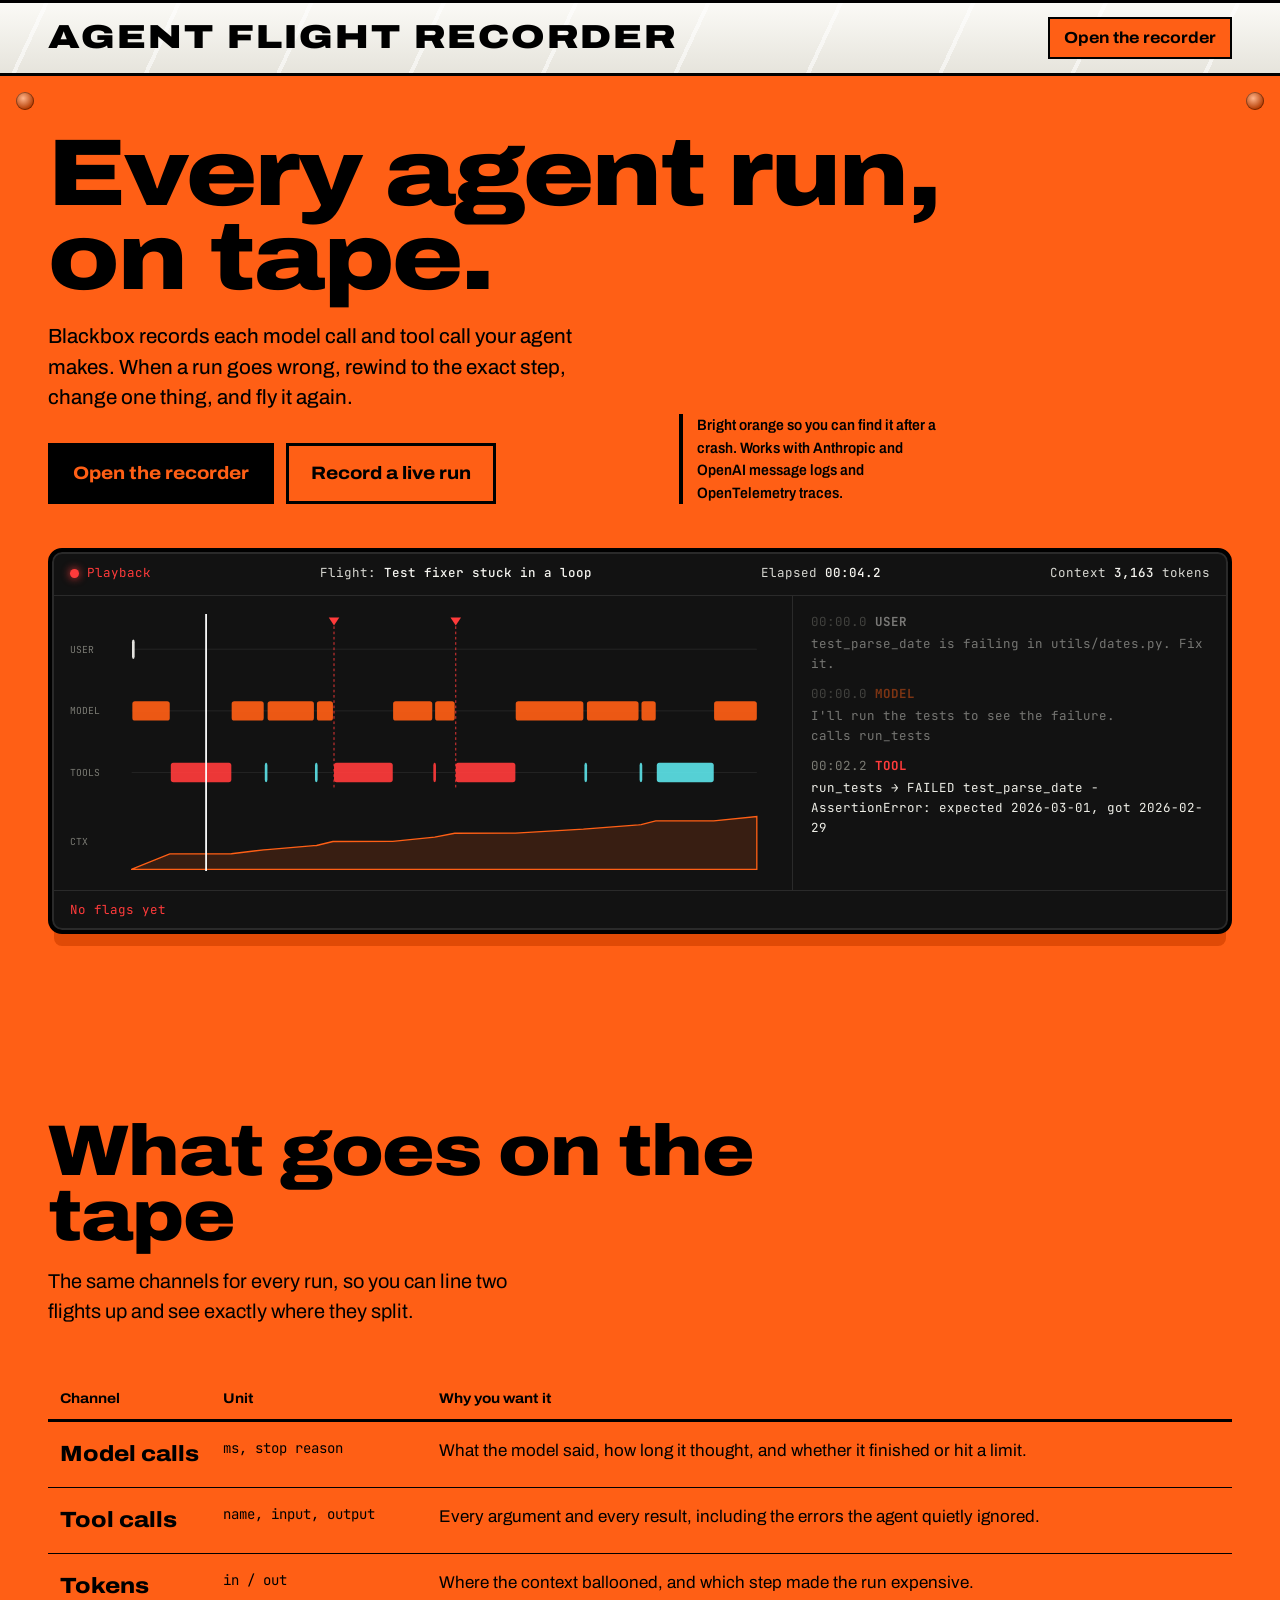
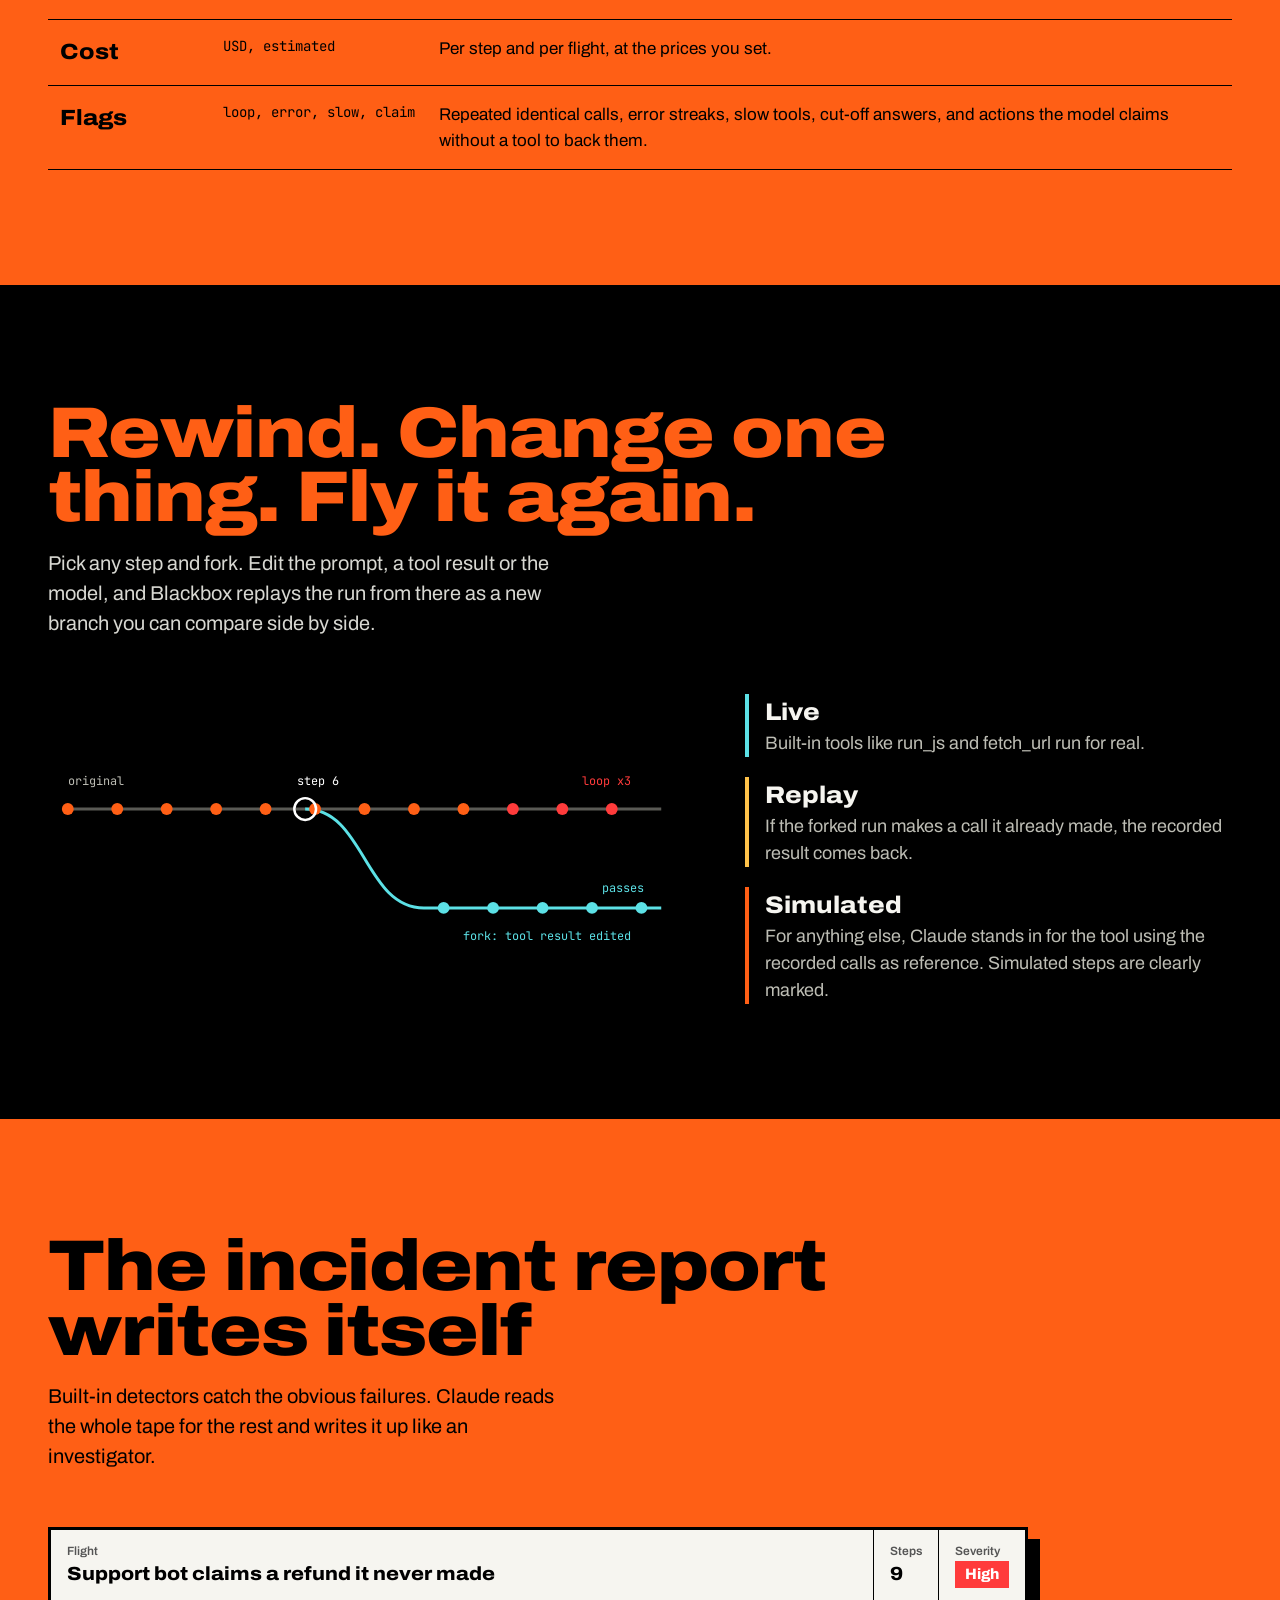
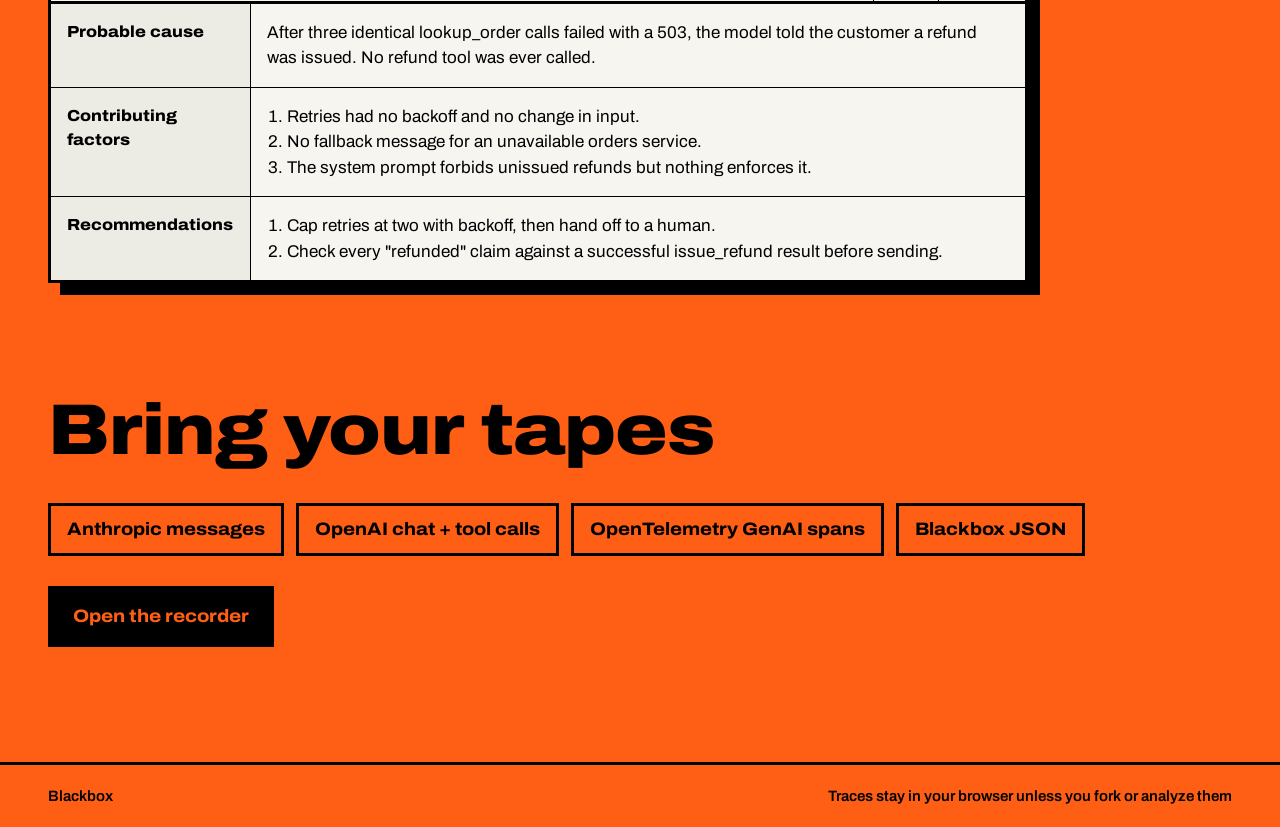
<file: index.html>
<!DOCTYPE html>
<html lang="en">
<head>
<meta charset="utf-8">
<meta name="viewport" content="width=device-width, initial-scale=1">
<title>Blackbox: a flight recorder for AI agents</title>
<meta name="description" content="Record every step an AI agent takes. Scrub the timeline, find the loop, fork from any step with a change, and get an incident report.">
<link rel="preconnect" href="https://fonts.googleapis.com"><link rel="preconnect" href="https://fonts.gstatic.com" crossorigin>
<link href="https://fonts.googleapis.com/css2?family=Archivo:wdth,wght@62..125,300..900&family=JetBrains+Mono:wght@400;500;700&display=swap" rel="stylesheet">
<style>
:root{--orange:#FF5F15;--deep:#E04A06;--black:#000;--tape:#121212;--white:#F6F5F0;--cyan:#5CE1E6;--red:#FF3B3B;--amber:#FFC24A}
*{box-sizing:border-box;margin:0;padding:0}
body{font-family:"Archivo",system-ui,sans-serif;background:var(--orange);color:var(--black);font-size:18px;line-height:1.5;overflow-x:hidden}
a{color:inherit}
:focus-visible{outline:3px solid var(--black);outline-offset:3px}
.mono{font-family:"JetBrains Mono",monospace}
.band{background:repeating-linear-gradient(115deg,rgba(255,255,255,0) 0 40px,rgba(255,255,255,.55) 40px 44px,rgba(255,255,255,0) 44px 120px),linear-gradient(180deg,#fbfaf6,#e6e4dc);color:var(--black);display:flex;align-items:center;justify-content:space-between;gap:20px;padding:10px clamp(18px,4vw,48px);border-top:3px solid var(--black);border-bottom:3px solid var(--black)}
.band .stencil{font-weight:900;font-stretch:125%;font-size:clamp(20px,2.6vw,34px);letter-spacing:.06em;text-transform:uppercase}
.band a{font-weight:700;font-stretch:110%;text-decoration:none;font-size:16px;border:2.5px solid var(--black);padding:7px 14px;background:var(--orange)}
.band a:hover{background:var(--black);color:var(--orange)}
.hero{padding:clamp(34px,4.4vw,60px) clamp(18px,4vw,48px) clamp(40px,6vw,70px);position:relative}
.screws::before,.screws::after{content:"";position:absolute;width:18px;height:18px;border-radius:50%;background:radial-gradient(circle at 40% 35%,#ffb48a,#b33a00 70%);box-shadow:inset 0 0 0 1px rgba(0,0,0,.35)}
.screws::before{left:16px;top:16px}.screws::after{right:16px;top:16px}
h1{font-weight:850;font-stretch:118%;font-size:clamp(48px,7.4vw,128px);line-height:.88;letter-spacing:-.02em}
.lede{font-size:clamp(18px,1.6vw,22px);max-width:44ch;margin-top:22px;font-weight:450}
.cta{display:flex;gap:12px;flex-wrap:wrap;margin-top:30px}
.btn{font-weight:750;font-stretch:112%;font-size:18px;text-decoration:none;padding:14px 22px;background:var(--black);color:var(--orange);border:3px solid var(--black);display:inline-block}
.btn:hover{background:var(--white);color:var(--black)}
.btn.alt{background:transparent;color:var(--black)}
.btn.alt:hover{background:var(--black);color:var(--orange)}
.top{display:grid;grid-template-columns:minmax(0,1.05fr) minmax(0,1fr);gap:clamp(24px,4vw,60px);align-items:end}
.casing-note{font-weight:600;font-stretch:90%;font-size:15px;max-width:34ch;border-left:4px solid var(--black);padding-left:14px}
@media (max-width:900px){.top{grid-template-columns:1fr}}
/* the recorder window */
.window{margin-top:clamp(28px,3.5vw,44px);background:var(--tape);border:4px solid var(--black);border-radius:14px;box-shadow:inset 0 0 0 2px #2a2a2a,0 18px 0 -6px var(--deep);color:#d8d8d2;overflow:hidden}
.wtop{display:flex;justify-content:space-between;align-items:center;padding:12px 18px;border-bottom:1px solid #2a2a2a;font-family:"JetBrains Mono",monospace;font-size:12.5px;gap:16px;flex-wrap:wrap}
.wtop b{color:var(--white);font-weight:500}
.rec{display:inline-flex;align-items:center;gap:8px;color:var(--red)}
.rec i{width:9px;height:9px;border-radius:50%;background:var(--red);box-shadow:0 0 8px var(--red);animation:pulse 1.4s infinite}
@keyframes pulse{50%{opacity:.25}}
.wbody{display:grid;grid-template-columns:minmax(0,1.7fr) minmax(0,1fr)}
.tape{position:relative;padding:18px 18px 12px}
.tape svg{width:100%;height:auto;display:block;overflow:visible}
.xcript{border-left:1px solid #2a2a2a;padding:16px 18px;font-family:"JetBrains Mono",monospace;font-size:12.5px;line-height:1.6;min-height:260px}
.xcript .t{color:#7b7b74}
.xcript .k{display:inline-block;min-width:58px;font-weight:700}
.xcript .model{color:var(--orange)}.xcript .tool{color:var(--cyan)}.xcript .user{color:var(--white)}.xcript .err{color:var(--red)}
.xcript div{opacity:.45;transition:opacity .3s}
.xcript div.now{opacity:1}
.xcript p{white-space:pre-wrap;color:#efefe8;margin:2px 0 10px}
.flagline{font-family:"JetBrains Mono",monospace;font-size:12.5px;padding:10px 18px;border-top:1px solid #2a2a2a;color:var(--red);min-height:40px}
@media (max-width:900px){.wbody{grid-template-columns:1fr}.xcript{border-left:0;border-top:1px solid #2a2a2a;min-height:0}}
@media (prefers-reduced-motion:reduce){.rec i{animation:none}}
section{padding:clamp(70px,9vw,130px) clamp(18px,4vw,48px);position:relative}
.wrap{max-width:1240px;margin:0 auto}
h2{font-weight:850;font-stretch:115%;font-size:clamp(42px,5.6vw,88px);line-height:.9;letter-spacing:-.015em;max-width:16ch}
.sublede{font-size:20px;max-width:46ch;margin-top:18px}
.params{width:100%;border-collapse:collapse;margin-top:52px;font-size:17px}
.params th{text-align:left;font-weight:700;font-stretch:110%;font-size:14px;padding:10px 12px;border-bottom:3px solid var(--black)}
.params td{padding:16px 12px;border-bottom:1.5px solid var(--black);vertical-align:top}
.params td:first-child{font-weight:800;font-stretch:112%;font-size:22px;white-space:nowrap}
.params td.mono{font-size:14px;white-space:nowrap}
.dark{background:var(--black);color:var(--white)}
.dark h2{color:var(--orange)}
.forkgrid{display:grid;grid-template-columns:minmax(0,1.3fr) minmax(0,1fr);gap:clamp(30px,5vw,70px);margin-top:56px;align-items:center}
.forkgrid svg{width:100%;height:auto}
.modes{list-style:none;display:flex;flex-direction:column;gap:20px}
.modes b{display:block;font-weight:800;font-stretch:112%;font-size:24px}
.modes span{color:#bdbdb4}
.modes li{border-left:4px solid var(--cyan);padding-left:16px}
.modes li:nth-child(2){border-color:var(--amber)}.modes li:nth-child(3){border-color:var(--orange)}
@media (max-width:900px){.forkgrid{grid-template-columns:1fr}}
.report{margin-top:56px;background:var(--white);border:3px solid var(--black);box-shadow:12px 12px 0 var(--black);max-width:980px}
.rhead{display:grid;grid-template-columns:1fr auto auto;border-bottom:3px solid var(--black)}
.rhead > div{padding:12px 16px;border-right:1.5px solid var(--black)}
.rhead > div:last-child{border-right:0}
.rhead small{display:block;font-size:12px;font-weight:600;color:#555}
.rhead b{font-weight:800;font-stretch:110%;font-size:19px}
.rrow{display:grid;grid-template-columns:200px 1fr;border-bottom:1.5px solid var(--black)}
.rrow:last-child{border-bottom:0}
.rrow > div:first-child{padding:16px;border-right:1.5px solid var(--black);font-weight:800;font-stretch:110%;font-size:16px;background:#ecebe4}
.rrow > div:last-child{padding:16px;font-size:17px}
.rrow ol{margin-left:1.2em}
.sev{display:inline-block;background:var(--red);color:#fff;font-weight:800;padding:2px 10px;font-size:15px}
@media (max-width:700px){.rrow{grid-template-columns:1fr}.rrow > div:first-child{border-right:0;border-bottom:1.5px solid var(--black)}.rhead{grid-template-columns:1fr}}
.formats{display:flex;flex-wrap:wrap;gap:12px;margin-top:40px}
.formats span{border:3px solid var(--black);padding:10px 16px;font-weight:750;font-stretch:110%;font-size:18px}
.end{display:flex;justify-content:space-between;align-items:flex-end;gap:30px;flex-wrap:wrap}
footer{border-top:3px solid var(--black);padding:20px clamp(18px,4vw,48px);display:flex;justify-content:space-between;flex-wrap:wrap;gap:10px;font-weight:600;font-size:15px}
</style>
</head>
<body>
<div class="band"><span class="stencil">Agent flight recorder</span><a href="app.html">Open the recorder</a></div>

<header class="hero screws">
  <h1>Every agent run,<br>on tape.</h1>
  <div class="top">
    <div>
      <p class="lede">Blackbox records each model call and tool call your agent makes. When a run goes wrong, rewind to the exact step, change one thing, and fly it again.</p>
      <div class="cta"><a class="btn" href="app.html">Open the recorder</a><a class="btn alt" href="app.html#record">Record a live run</a></div>
    </div>
    <p class="casing-note">Bright orange so you can find it after a crash. Works with Anthropic and OpenAI message logs and OpenTelemetry traces.</p>
  </div>

  <div class="window" aria-label="A sample agent run replaying on a timeline">
    <div class="wtop"><span class="rec"><i></i>Playback</span><span>Flight: <b id="wName"></b></span><span>Elapsed <b id="wClock">00:00.0</b></span><span>Context <b id="wCtx">0</b> tokens</span></div>
    <div class="wbody">
      <div class="tape"><svg id="tape" viewBox="0 0 800 300" role="img" aria-label="Timeline lanes for user, model and tools"></svg></div>
      <div class="xcript" id="xcript" aria-live="polite"></div>
    </div>
    <div class="flagline mono" id="flagline"></div>
  </div>
</header>

<section>
  <div class="wrap">
    <h2>What goes on the tape</h2>
    <p class="sublede">The same channels for every run, so you can line two flights up and see exactly where they split.</p>
    <table class="params">
      <thead><tr><th>Channel</th><th>Unit</th><th>Why you want it</th></tr></thead>
      <tbody>
        <tr><td>Model calls</td><td class="mono">ms, stop reason</td><td>What the model said, how long it thought, and whether it finished or hit a limit.</td></tr>
        <tr><td>Tool calls</td><td class="mono">name, input, output</td><td>Every argument and every result, including the errors the agent quietly ignored.</td></tr>
        <tr><td>Tokens</td><td class="mono">in / out</td><td>Where the context ballooned, and which step made the run expensive.</td></tr>
        <tr><td>Cost</td><td class="mono">USD, estimated</td><td>Per step and per flight, at the prices you set.</td></tr>
        <tr><td>Flags</td><td class="mono">loop, error, slow, claim</td><td>Repeated identical calls, error streaks, slow tools, cut-off answers, and actions the model claims without a tool to back them.</td></tr>
      </tbody>
    </table>
  </div>
</section>

<section class="dark">
  <div class="wrap">
    <h2>Rewind. Change one thing. Fly it again.</h2>
    <p class="sublede" style="color:#d8d8d2">Pick any step and fork. Edit the prompt, a tool result or the model, and Blackbox replays the run from there as a new branch you can compare side by side.</p>
    <div class="forkgrid">
      <svg viewBox="0 0 640 260" role="img" aria-label="A run splitting into a branch at step 6">
        <line x1="20" y1="90" x2="620" y2="90" stroke="#5a5a55" stroke-width="3"/>
        
        <path d="M260 90 C 320 90, 320 190, 380 190 L 620 190" fill="none" stroke="#5CE1E6" stroke-width="3"/>
        <g font-family="JetBrains Mono" font-size="12" fill="#bdbdb4">
          <text x="20" y="66">original</text><text x="420" y="222" fill="#5CE1E6">fork: tool result edited</text><text x="252" y="66" fill="#fff">step 6</text>
          <text x="540" y="66" fill="#FF3B3B">loop x3</text><text x="560" y="174" fill="#5CE1E6">passes</text>
        </g>
        <g id="dotsA"></g>
        <circle cx="260" cy="90" r="11" fill="none" stroke="#fff" stroke-width="2.5"/>
      </svg>
      <ul class="modes">
        <li><b>Live</b><span>Built-in tools like run_js and fetch_url run for real.</span></li>
        <li><b>Replay</b><span>If the forked run makes a call it already made, the recorded result comes back.</span></li>
        <li><b>Simulated</b><span>For anything else, Claude stands in for the tool using the recorded calls as reference. Simulated steps are clearly marked.</span></li>
      </ul>
    </div>
  </div>
</section>

<section>
  <div class="wrap">
    <h2>The incident report writes itself</h2>
    <p class="sublede">Built-in detectors catch the obvious failures. Claude reads the whole tape for the rest and writes it up like an investigator.</p>
    <div class="report" role="figure" aria-label="Sample incident report">
      <div class="rhead"><div><small>Flight</small><b>Support bot claims a refund it never made</b></div><div><small>Steps</small><b>9</b></div><div><small>Severity</small><span class="sev">High</span></div></div>
      <div class="rrow"><div>Probable cause</div><div>After three identical lookup_order calls failed with a 503, the model told the customer a refund was issued. No refund tool was ever called.</div></div>
      <div class="rrow"><div>Contributing factors</div><div><ol><li>Retries had no backoff and no change in input.</li><li>No fallback message for an unavailable orders service.</li><li>The system prompt forbids unissued refunds but nothing enforces it.</li></ol></div></div>
      <div class="rrow"><div>Recommendations</div><div><ol><li>Cap retries at two with backoff, then hand off to a human.</li><li>Check every "refunded" claim against a successful issue_refund result before sending.</li></ol></div></div>
    </div>
  </div>
</section>

<section style="padding-top:0">
  <div class="wrap end">
    <div>
      <h2>Bring your tapes</h2>
      <div class="formats"><span>Anthropic messages</span><span>OpenAI chat + tool calls</span><span>OpenTelemetry GenAI spans</span><span>Blackbox JSON</span></div>
    </div>
    <a class="btn" href="app.html">Open the recorder</a>
  </div>
</section>
<footer><span>Blackbox</span><span>Traces stay in your browser unless you fork or analyze them</span></footer>

<script type="module">
import { SAMPLES, metrics, flags } from './assets/trace.js';
const tr = SAMPLES[0]; const m = metrics(tr); const F = flags(tr);
const S = tr.steps.filter(s => s.type !== 'system'); const T = tr.steps.at(-1).t1;
document.getElementById('wName').textContent = tr.name;
const W = 800, lanes = { user: 40, model: 110, tool: 180 }, x = (t) => 70 + t / T * 710;
const svg = document.getElementById('tape');
let h = `<g font-family="JetBrains Mono" font-size="11" fill="#7b7b74"><text x="0" y="${lanes.user + 4}">USER</text><text x="0" y="${lanes.model + 4}">MODEL</text><text x="0" y="${lanes.tool + 4}">TOOLS</text></g>`;
for (const y of Object.values(lanes)) h += `<line x1="70" x2="780" y1="${y}" y2="${y}" stroke="#262626"/>`;
for (const s of S) { const y = lanes[s.type], w = Math.max(3, x(s.t1) - x(s.t0)); const c = s.type === 'model' ? '#FF5F15' : s.type === 'tool' ? (s.tool.isError ? '#FF3B3B' : '#5CE1E6') : '#F6F5F0'; h += `<rect x="${x(s.t0)}" y="${y - 11}" width="${w}" height="22" rx="3" fill="${c}" opacity=".92"/>`; }
// context area
const pts = tr.steps.map((s, i) => [x(s.t1), 290 - m.series[i] / m.peak * 60]); h += `<path d="M70 290 ${pts.map(p => 'L' + p[0].toFixed(1) + ' ' + p[1].toFixed(1)).join(' ')} L780 290 Z" fill="rgba(255,95,21,.16)" stroke="#FF5F15" stroke-width="1.5"/><text x="0" y="262" font-family="JetBrains Mono" font-size="11" fill="#7b7b74">CTX</text>`;
for (const f of F) { const s = tr.steps[f.at]; h += `<g><line x1="${x(s.t0)}" x2="${x(s.t0)}" y1="8" y2="200" stroke="#FF3B3B" stroke-dasharray="3 3"/><path d="M${x(s.t0) - 6} 4 h12 l-6 9z" fill="#FF3B3B"/></g>`; }
h += `<line id="ph" x1="70" x2="70" y1="0" y2="292" stroke="#fff" stroke-width="2"/>`;
svg.innerHTML = h;
const ph = document.getElementById('ph'), xc = document.getElementById('xcript'), fl = document.getElementById('flagline'), clk = document.getElementById('wClock'), ctx = document.getElementById('wCtx');
const fmt = (ms) => { const s = ms / 1000; return `${String(Math.floor(s / 60)).padStart(2, '0')}:${(s % 60).toFixed(1).padStart(4, '0')}`; };
const line = (s) => { const k = s.type === 'tool' ? (s.tool.isError ? 'err' : 'tool') : s.type; const body = s.type === 'tool' ? `${s.tool.name} → ${String(s.tool.output).split('\n')[0].slice(0, 90)}` : s.type === 'model' ? (s.text || '') + (s.calls?.length ? `${s.text ? '\n' : ''}calls ${s.calls.map(c => c.name).join(', ')}` : '') : s.text; return `<div class="${k}"><span class="t">${fmt(s.t0)}</span> <span class="k ${k}">${s.type.toUpperCase()}</span><p>${body.replace(/</g, '&lt;').slice(0, 220)}</p></div>`; };
const reduce = matchMedia('(prefers-reduced-motion: reduce)').matches; const DUR = 16000; let start = performance.now(), lastIdx = -1;
function frame(now) {
  const t = reduce ? T * .62 : ((now - start) % (DUR + 2200)) / DUR * T; const tt = Math.min(T, t);
  ph.setAttribute('x1', x(tt)); ph.setAttribute('x2', x(tt)); clk.textContent = fmt(tt);
  let idx = 0; tr.steps.forEach((s, i) => { if (s.t0 <= tt) idx = i; }); ctx.textContent = Math.round(m.series[idx]).toLocaleString();
  if (idx !== lastIdx) { lastIdx = idx; const vis = tr.steps.slice(Math.max(1, idx - 2), idx + 1).filter(s => s.type !== 'system'); xc.innerHTML = vis.map((s, i) => line(s).replace('<div class="', `<div class="${i === vis.length - 1 ? 'now ' : ''}`)).join(''); const f = F.filter(f => f.at <= idx).at(-1); fl.textContent = f ? `FLAG  ${f.title}` : 'No flags yet'; }
  if (!reduce) requestAnimationFrame(frame);
}
requestAnimationFrame(frame);
// fork diagram dots
let d = ''; for (let i = 0; i < 12; i++) d += `<circle cx="${20 + i * 50}" cy="90" r="6" fill="${i >= 9 ? '#FF3B3B' : '#FF5F15'}"/>`; for (let i = 0; i < 5; i++) d += `<circle cx="${400 + i * 50}" cy="190" r="6" fill="#5CE1E6"/>`;
document.getElementById('dotsA').innerHTML = d;
</script>
</body>
</html>
</file>
